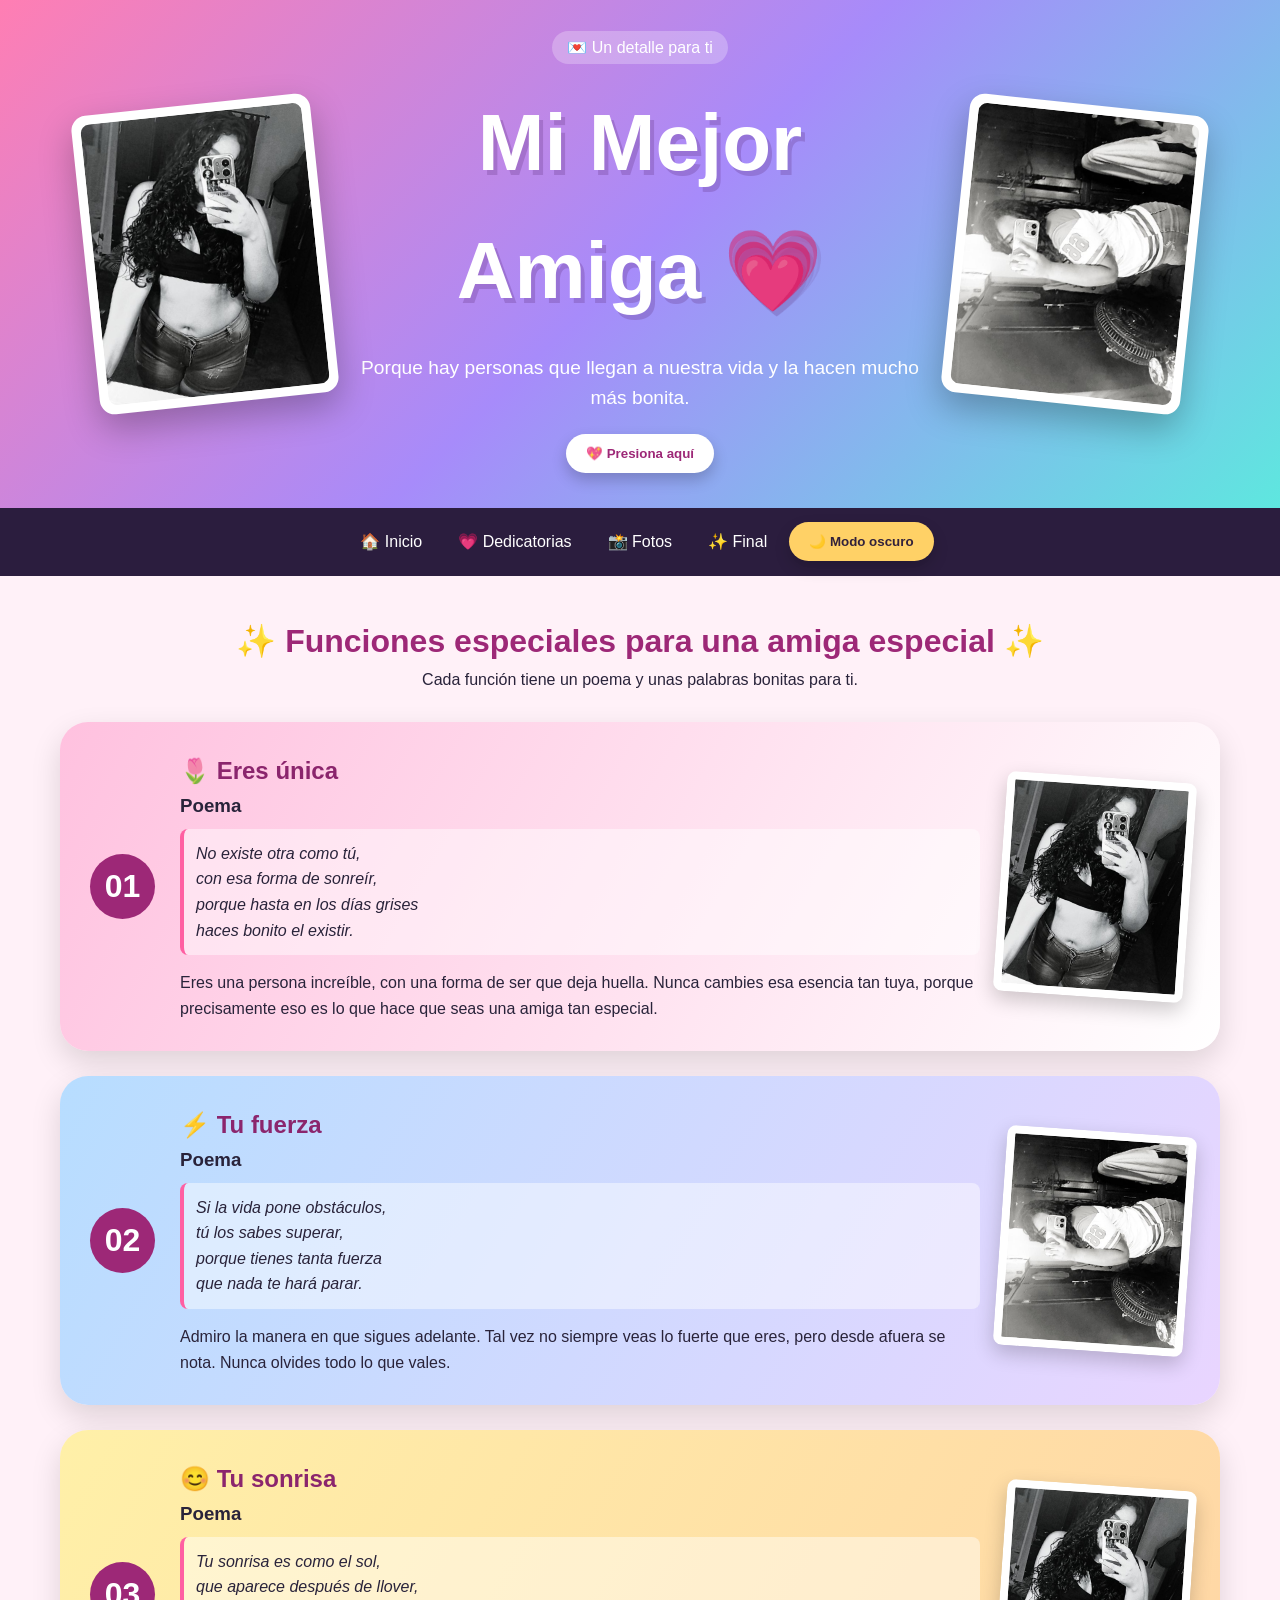
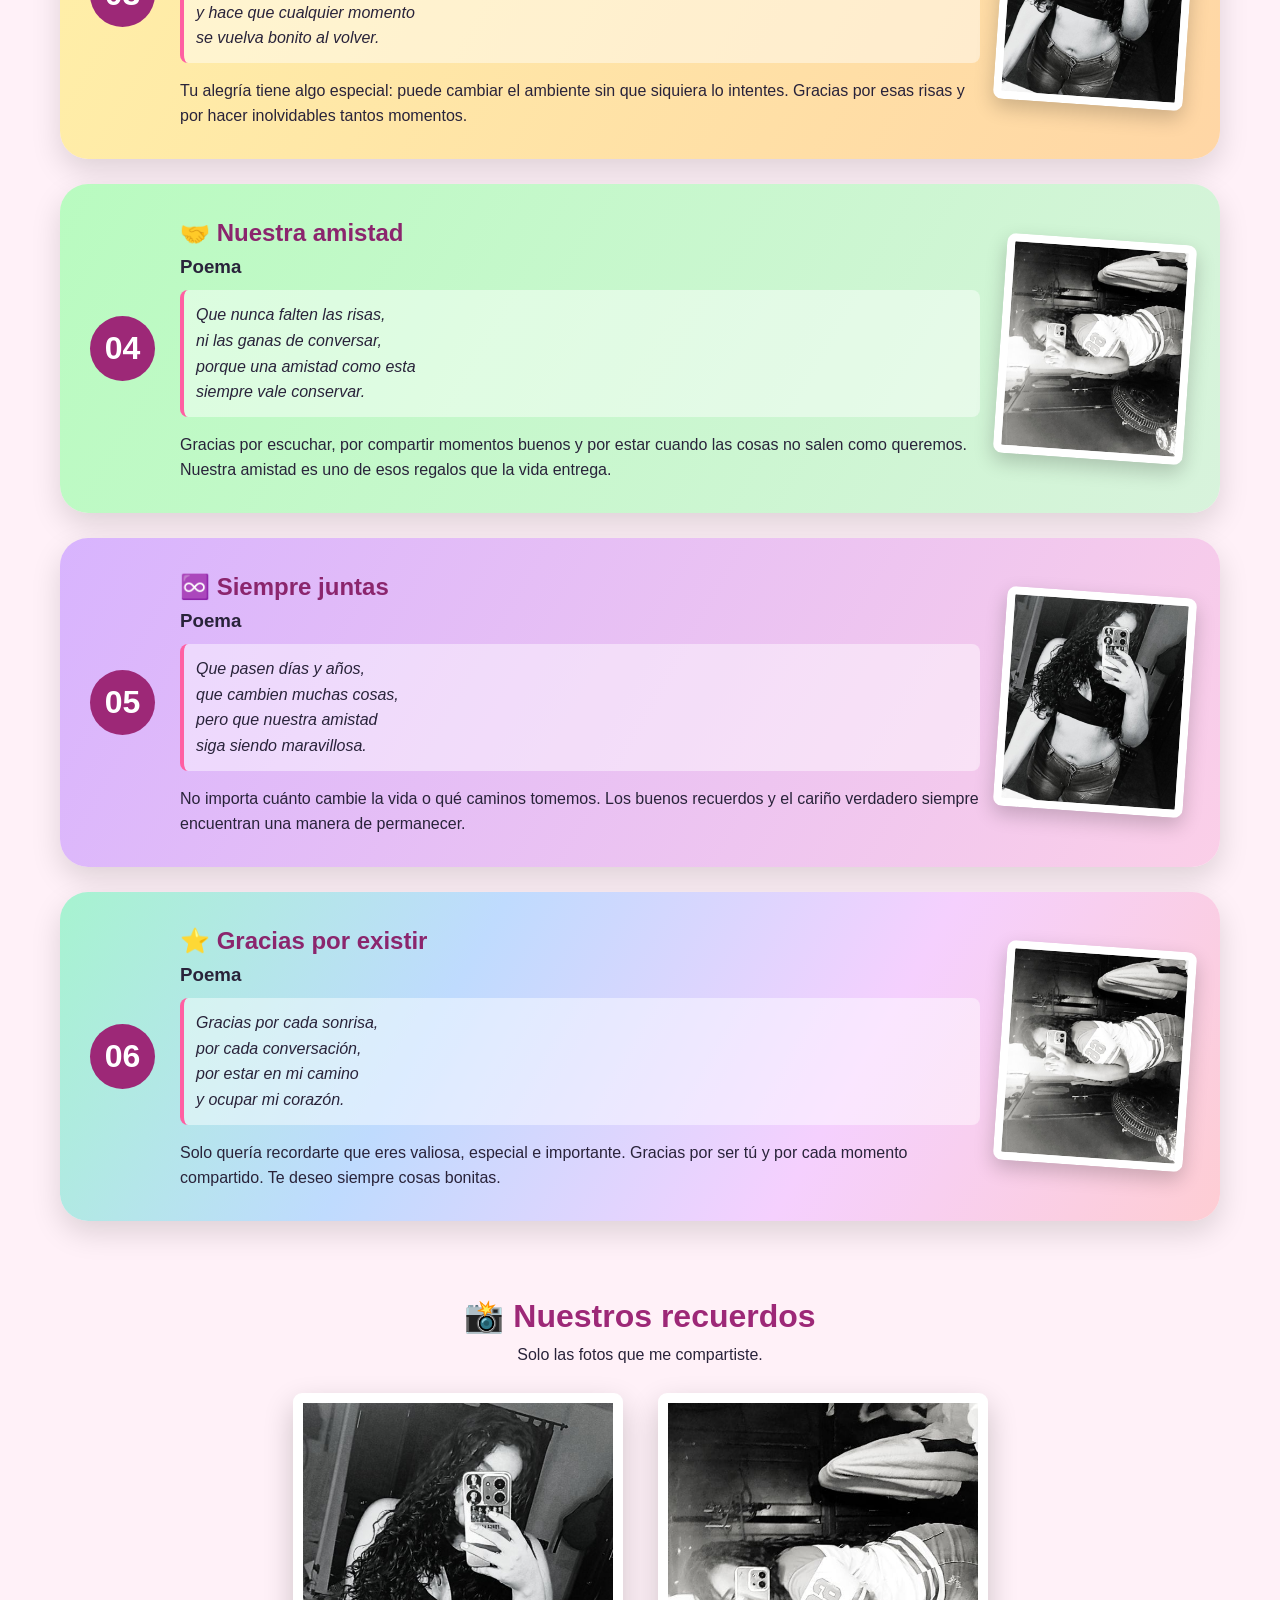
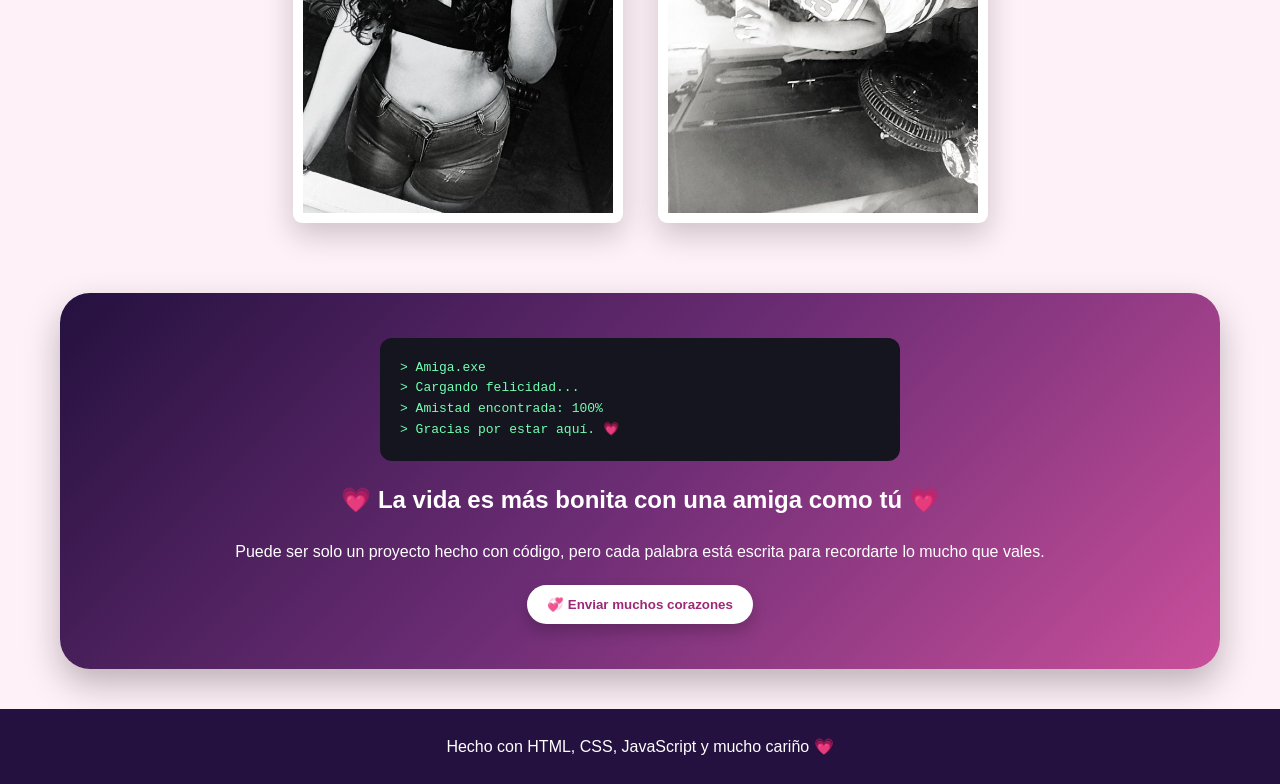
<file: Nueva carpeta/index.html>
<!doctype html>
<html lang="es">
  <head>
    <meta charset="UTF-8" />
    <meta name="viewport" content="width=device-width,initial-scale=1.0" />
    <title>Para mi mejor amiga 💗</title>
    <link rel="stylesheet" href="style.css" />
  </head>
  <body>
    <header id="inicio">
      <div class="hero">
        <div class="foto"><img src="foto1.jpeg" alt="Foto especial" /></div>
        <div class="heroText">
          <span>💌 Un detalle para ti</span>
          <h1>Mi Mejor Amiga 💗</h1>
          <p>
            Porque hay personas que llegan a nuestra vida y la hacen mucho más
            bonita.
          </p>
          <button onclick="mostrarMensaje()">💖 Presiona aquí</button>
        </div>
        <div class="foto segunda">
          <img src="foto2.jpeg" alt="Foto especial" />
        </div>
      </div>
    </header>
    <nav>
      <a href="#inicio">🏠 Inicio</a><a href="#funciones">💗 Dedicatorias</a
      ><a href="#fotos">📸 Fotos</a><a href="#final">✨ Final</a
      ><button id="modoBtn">🌙 Modo oscuro</button>
    </nav>
    <main>
      <section class="intro">
        <h2>✨ Funciones especiales para una amiga especial ✨</h2>
        <p>Cada función tiene un poema y unas palabras bonitas para ti.</p>
      </section>
      <section id="funciones" class="funciones">
        <article class="tarjeta rosa">
          <div class="num">01</div>
          <div>
            <h2>🌷 Eres única</h2>
            <h3>Poema</h3>
            <p class="poema">
              No existe otra como tú,<br />con esa forma de sonreír,<br />porque
              hasta en los días grises<br />haces bonito el existir.
            </p>
            <p>
              Eres una persona increíble, con una forma de ser que deja huella.
              Nunca cambies esa esencia tan tuya, porque precisamente eso es lo
              que hace que seas una amiga tan especial.
            </p>
          </div>
          <img src="foto1.jpeg" alt="Amiga" />
        </article>
        <article class="tarjeta azul">
          <div class="num">02</div>
          <div>
            <h2>⚡ Tu fuerza</h2>
            <h3>Poema</h3>
            <p class="poema">
              Si la vida pone obstáculos,<br />tú los sabes superar,<br />porque
              tienes tanta fuerza<br />que nada te hará parar.
            </p>
            <p>
              Admiro la manera en que sigues adelante. Tal vez no siempre veas
              lo fuerte que eres, pero desde afuera se nota. Nunca olvides todo
              lo que vales.
            </p>
          </div>
          <img src="foto2.jpeg" alt="Amiga" />
        </article>
        <article class="tarjeta amarillo">
          <div class="num">03</div>
          <div>
            <h2>😊 Tu sonrisa</h2>
            <h3>Poema</h3>
            <p class="poema">
              Tu sonrisa es como el sol,<br />que aparece después de llover,<br />y
              hace que cualquier momento<br />se vuelva bonito al volver.
            </p>
            <p>
              Tu alegría tiene algo especial: puede cambiar el ambiente sin que
              siquiera lo intentes. Gracias por esas risas y por hacer
              inolvidables tantos momentos.
            </p>
          </div>
          <img src="foto1.jpeg" alt="Amiga" />
        </article>
        <article class="tarjeta verde">
          <div class="num">04</div>
          <div>
            <h2>🤝 Nuestra amistad</h2>
            <h3>Poema</h3>
            <p class="poema">
              Que nunca falten las risas,<br />ni las ganas de conversar,<br />porque
              una amistad como esta<br />siempre vale conservar.
            </p>
            <p>
              Gracias por escuchar, por compartir momentos buenos y por estar
              cuando las cosas no salen como queremos. Nuestra amistad es uno de
              esos regalos que la vida entrega.
            </p>
          </div>
          <img src="foto2.jpeg" alt="Amiga" />
        </article>
        <article class="tarjeta morado">
          <div class="num">05</div>
          <div>
            <h2>♾️ Siempre juntas</h2>
            <h3>Poema</h3>
            <p class="poema">
              Que pasen días y años,<br />que cambien muchas cosas,<br />pero
              que nuestra amistad<br />siga siendo maravillosa.
            </p>
            <p>
              No importa cuánto cambie la vida o qué caminos tomemos. Los buenos
              recuerdos y el cariño verdadero siempre encuentran una manera de
              permanecer.
            </p>
          </div>
          <img src="foto1.jpeg" alt="Amiga" />
        </article>
        <article class="tarjeta arco">
          <div class="num">06</div>
          <div>
            <h2>⭐ Gracias por existir</h2>
            <h3>Poema</h3>
            <p class="poema">
              Gracias por cada sonrisa,<br />por cada conversación,<br />por
              estar en mi camino<br />y ocupar mi corazón.
            </p>
            <p>
              Solo quería recordarte que eres valiosa, especial e importante.
              Gracias por ser tú y por cada momento compartido. Te deseo siempre
              cosas bonitas.
            </p>
          </div>
          <img src="foto2.jpeg" alt="Amiga" />
        </article>
      </section>
      <section id="fotos" class="galeria">
        <h2>📸 Nuestros recuerdos</h2>
        <p>Solo las fotos que me compartiste.</p>
        <div class="fotos">
          <img src="foto1.jpeg" alt="Recuerdo 1" /><img
            src="foto2.jpeg"
            alt="Recuerdo 2"
          />
        </div>
      </section>
      <section id="final" class="final">
        <div class="terminal">
          &gt; Amiga.exe<br />&gt; Cargando felicidad...<br />&gt; Amistad
          encontrada: 100%<br />&gt; Gracias por estar aquí. 💗
        </div>
        <h2>💗 La vida es más bonita con una amiga como tú 💗</h2>
        <p>
          Puede ser solo un proyecto hecho con código, pero cada palabra está
          escrita para recordarte lo mucho que vales.
        </p>
        <button onclick="lanzarCorazones()">💞 Enviar muchos corazones</button>
      </section>
    </main>
    <footer>Hecho con HTML, CSS, JavaScript y mucho cariño 💗</footer>
    <script src="script.js"></script>
  </body>
</html>
</file>
<file: Nueva carpeta/style.css>
* {
  box-sizing: border-box;
  margin: 0;
  padding: 0;
}
html {
  scroll-behavior: smooth;
}
body {
  font-family: Arial, sans-serif;
  background: #fff1f8;
  color: #29233a;
  line-height: 1.6;
  transition: 0.5s;
  overflow-x: hidden;
}
header {
  padding: 35px 5%;
  background: linear-gradient(135deg, #ff7eb3, #a78bfa, #5ee7df);
  overflow: hidden;
}
.hero {
  max-width: 1250px;
  margin: auto;
  min-height: 360px;
  display: flex;
  align-items: center;
  justify-content: center;
  gap: 35px;
}
.foto {
  width: 240px;
  height: 300px;
  padding: 9px;
  background: #fff;
  border-radius: 15px;
  box-shadow: 0 15px 35px #0004;
  transform: rotate(-6deg);
  animation: flotar 4s ease-in-out infinite;
}
.foto.segunda {
  transform: rotate(6deg);
  animation-delay: 1s;
}
.foto img,
.tarjeta > img,
.fotos img {
  width: 100%;
  height: 100%;
  object-fit: cover;
  border-radius: 9px;
}
.heroText {
  text-align: center;
  color: #fff;
  max-width: 560px;
  animation: aparecer 1.2s ease;
}
.heroText span {
  background: #ffffff40;
  padding: 8px 15px;
  border-radius: 30px;
}
.hero h1 {
  font-size: clamp(2.8rem, 7vw, 5rem);
  margin: 18px 0;
  text-shadow: 4px 5px #5b2d7840;
}
.heroText p {
  font-size: 1.2rem;
  margin-bottom: 20px;
}
button {
  border: 0;
  padding: 12px 20px;
  border-radius: 30px;
  background: #fff;
  color: #9d2877;
  font-weight: bold;
  cursor: pointer;
  box-shadow: 0 7px 15px #0003;
  transition: 0.3s;
}
button:hover {
  transform: scale(1.08);
}
nav {
  position: sticky;
  top: 0;
  z-index: 50;
  background: #231437f5;
  display: flex;
  justify-content: center;
  align-items: center;
  flex-wrap: wrap;
  gap: 8px;
  padding: 12px;
}
nav a {
  color: #fff;
  text-decoration: none;
  padding: 9px 14px;
  border-radius: 20px;
  transition: 0.3s;
}
nav a:hover {
  background: #ff5fa2;
  transform: translateY(-3px);
}
#modoBtn {
  background: #ffd166;
  color: #33223b;
}
main {
  max-width: 1200px;
  margin: auto;
  padding: 40px 20px;
}
.intro {
  text-align: center;
  margin-bottom: 30px;
}
.intro h2,
.galeria h2 {
  color: #9d2877;
  font-size: 2rem;
}
.funciones {
  display: grid;
  gap: 25px;
}
.tarjeta {
  min-height: 280px;
  padding: 30px;
  border-radius: 28px;
  display: grid;
  grid-template-columns: 70px 1fr 190px;
  align-items: center;
  gap: 20px;
  box-shadow: 0 12px 30px #0002;
  opacity: 0;
  transform: translateY(60px);
  transition: 0.8s;
  overflow: hidden;
}
.tarjeta.visible {
  opacity: 1;
  transform: translateY(0);
}
.rosa {
  background: linear-gradient(120deg, #ffc1df, #fff);
}
.azul {
  background: linear-gradient(120deg, #b7ddff, #e9d5ff);
}
.amarillo {
  background: linear-gradient(120deg, #fff0a8, #ffd6a5);
}
.verde {
  background: linear-gradient(120deg, #b9fbc0, #d8f3dc);
}
.morado {
  background: linear-gradient(120deg, #d8b4fe, #fbcfe8);
}
.arco {
  background: linear-gradient(120deg, #a7f3d0, #bfdbfe, #f5d0fe, #fecdd3);
}
.num {
  font-size: 2rem;
  font-weight: bold;
  color: #fff;
  background: #9d2877;
  width: 65px;
  height: 65px;
  border-radius: 50%;
  display: grid;
  place-items: center;
}
.tarjeta h2 {
  color: #8b256d;
}
.poema {
  margin: 8px 0 15px;
  padding: 12px;
  border-left: 4px solid #ff5fa2;
  background: #ffffff73;
  border-radius: 8px;
  font-style: italic;
}
.tarjeta > img {
  height: 220px;
  padding: 8px;
  background: #fff;
  box-shadow: 0 8px 20px #0003;
  transform: rotate(4deg);
  transition: 0.5s;
}
.tarjeta > img:hover {
  transform: rotate(0) scale(1.06);
}
.galeria {
  text-align: center;
  padding: 70px 0;
}
.fotos {
  display: flex;
  justify-content: center;
  gap: 35px;
  flex-wrap: wrap;
  margin-top: 25px;
}
.fotos img {
  width: 330px;
  height: 430px;
  padding: 10px;
  background: #fff;
  box-shadow: 0 12px 30px #0003;
  transition: 0.5s;
}
.fotos img:hover {
  transform: scale(1.05) rotate(-2deg);
}
.final {
  text-align: center;
  padding: 45px;
  border-radius: 30px;
  background: linear-gradient(135deg, #24113f, #6d2d75, #c94f9b);
  color: #fff;
  box-shadow: 0 15px 35px #0004;
}
.final h2 {
  margin: 20px 0;
  color: #fff;
}
.final button {
  margin-top: 20px;
}
.terminal {
  max-width: 520px;
  margin: auto;
  padding: 20px;
  background: #15151f;
  color: #73ffb2;
  border-radius: 12px;
  text-align: left;
  font-family: monospace;
}
footer {
  text-align: center;
  background: #24113f;
  color: #fff;
  padding: 25px;
}
.corazon {
  position: fixed;
  z-index: 100;
  pointer-events: none;
  animation: subir 4s linear forwards;
  font-size: 25px;
}
body.oscuro {
  background: #111122;
  color: #eee;
}
body.oscuro .intro h2,
body.oscuro .galeria h2 {
  color: #ff9fd0;
}
@keyframes aparecer {
  from {
    opacity: 0;
    transform: scale(0.8);
  }
  to {
    opacity: 1;
    transform: scale(1);
  }
}
@keyframes flotar {
  0%,
  100% {
    transform: translateY(0) rotate(-6deg);
  }
  50% {
    transform: translateY(-12px) rotate(-3deg);
  }
}
@keyframes subir {
  from {
    transform: translateY(0) scale(1);
    opacity: 1;
  }
  to {
    transform: translateY(-100vh) scale(1.8) rotate(25deg);
    opacity: 0;
  }
}
@media (max-width: 850px) {
  .hero {
    flex-direction: column;
  }
  .segunda {
    display: none;
  }
  .tarjeta {
    grid-template-columns: 1fr;
    text-align: center;
  }
  .num {
    margin: auto;
  }
  .tarjeta > img {
    width: 210px;
    margin: auto;
  }
  .poema {
    text-align: left;
  }
}
</file>
